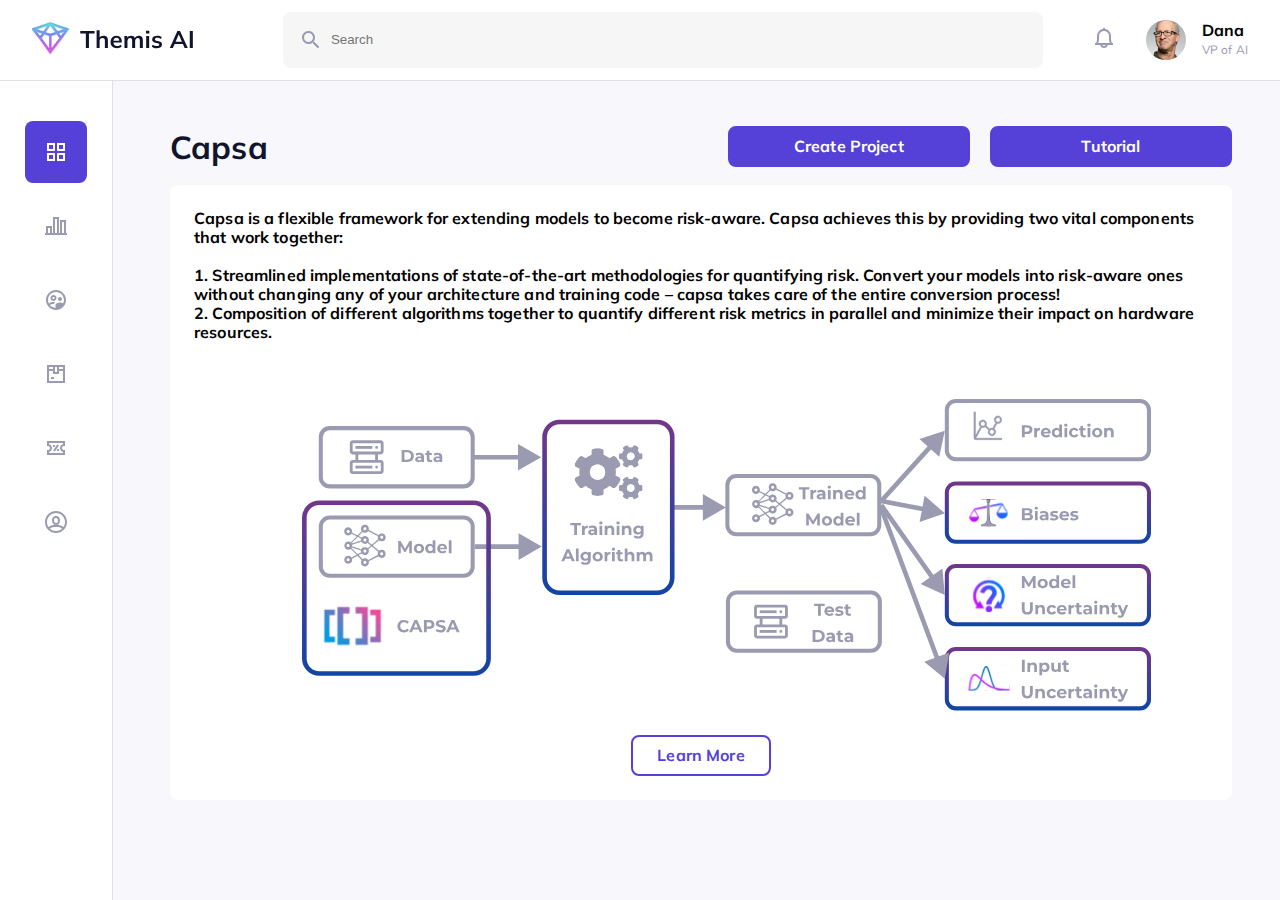
<file: index.html>
<!DOCTYPE html>
<html lang="en">
  <head>
    <meta charset="UTF-8" />
    <meta http-equiv="X-UA-Compatible" content="IE=edge" />
    <meta name="viewport" content="width=device-width, initial-scale=1.0" />
    <title>Themis AI - Dashboard</title>
    <link rel="stylesheet" href="style.css" />
  </head>
  <body>
    <div class="wrapper">
      <div class="navbar">
        <div class="logo">
          <a href="index.html"><img src="images/logo.svg" alt="" /></a>
        </div>
        <div class="search hidden-sm">
          <input type="text" placeholder="Search" />
        </div>
        <div class="user-menu">
          <a href="#" class="hidden-sm"><img src="images/bell.svg" alt="" /></a>
          <div class="user-block">
            <img src="images/user.jpeg" alt="" class="user-image" />
            <div>
              <div>Dana</div>
              <div class="position">VP of AI</div>
            </div>
          </div>
        </div>
      </div>
      <div class="content-wrapper">
        <div class="sidebar hidden-sm">
          <a href="#" class="active">
            <svg
              width="24"
              height="24"
              viewBox="0 0 24 24"
              xmlns="http://www.w3.org/2000/svg"
            >
              <path d="M3 11H11V3H3V11ZM5 5H9V9H5V5Z" />
              <path d="M3 21H11V13H3V21ZM5 15H9V19H5V15Z" />
              <path d="M13 21H21V13H13V21ZM15 15H19V19H15V15Z" />
              <path d="M13 3V11H21V3H13ZM19 9H15V5H19V9Z" />
            </svg>
          </a>
          <a href="#">
            <svg
              width="24"
              height="24"
              viewBox="0 0 24 24"
              xmlns="http://www.w3.org/2000/svg"
            >
              <path
                d="M22 19V6H16V19H15V3H9V19H8V12H2V19H1V21H23V19H22ZM4 19V14H6V19H4ZM11 19V5H13V19H11ZM18 19V8H20V19H18Z"
              />
            </svg>
          </a>
          <a href="#">
            <svg
              width="24"
              height="24"
              viewBox="0 0 24 24"
              xmlns="http://www.w3.org/2000/svg"
            >
              <path
                fill-rule="evenodd"
                clip-rule="evenodd"
                d="M9.49999 11C8.94771 11 8.49999 10.5523 8.49999 10C8.49999 9.44772 8.94771 9.00001 9.49999 9.00001C10.0523 9.00001 10.5 9.44772 10.5 10C10.5 10.5523 10.0523 11 9.49999 11ZM11.5 17.21V19.99C9.22999 19.86 7.20999 18.78 5.83999 17.13C6.51999 16.59 8.11999 16.02 9.49999 16.02C9.57999 16.02 9.64999 16.03 9.72999 16.03C9.96999 15.39 10.4 14.74 11.03 14.17C10.47 14.06 9.93999 14.01 9.49999 14.01C8.19999 14.01 6.10999 14.46 4.76999 15.44C4.27999 14.4 3.98999 13.24 3.98999 12.01C3.98999 7.60001 7.57999 4.01001 11.99 4.01001C16.4 4.01001 19.99 7.60001 19.99 12.01C19.99 13.22 19.72 14.36 19.24 15.38C18.24 14.78 16.88 14.51 16 14.51C14.48 14.51 11.5 15.33 11.5 17.21ZM16 9.00001C14.89 9.00001 13.99 9.89001 14 11C14 12.11 14.89 13 16 13C17.11 13 18 12.11 18 11C18 9.89001 17.11 9.00001 16 9.00001ZM9.49999 13C11.15 13 12.5 11.65 12.5 10C12.5 8.35001 11.15 7.00001 9.49999 7.00001C7.84999 7.00001 6.49999 8.35001 6.49999 10C6.49999 11.65 7.84999 13 9.49999 13Z"
                fill="none"
              />
              <path
                fill-rule="evenodd"
                clip-rule="evenodd"
                d="M12.5 10C12.5 8.35001 11.15 7.00001 9.49999 7.00001C7.84999 7.00001 6.49999 8.35001 6.49999 10C6.49999 11.65 7.84999 13 9.49999 13C11.15 13 12.5 11.65 12.5 10ZM9.49999 11C8.94999 11 8.49999 10.55 8.49999 10C8.49999 9.45001 8.94999 9.00001 9.49999 9.00001C10.05 9.00001 10.5 9.45001 10.5 10C10.5 10.55 10.05 11 9.49999 11ZM16 13C17.11 13 18 12.11 18 11C18 9.89001 17.11 9.00001 16 9.00001C14.89 9.00001 13.99 9.89001 14 11C14 12.11 14.89 13 16 13ZM11.99 2.01001C6.46999 2.01001 1.98999 6.49001 1.98999 12.01C1.98999 17.53 6.46999 22.01 11.99 22.01C17.51 22.01 21.99 17.53 21.99 12.01C21.99 6.49001 17.51 2.01001 11.99 2.01001ZM5.83999 17.12C6.51999 16.58 8.10999 16.01 9.49999 16.01C9.56999 16.01 9.64999 16.02 9.72999 16.02C9.96999 15.38 10.4 14.73 11.03 14.16C10.47 14.06 9.93999 14 9.49999 14C8.19999 14 6.10999 14.45 4.76999 15.43C4.26999 14.39 3.98999 13.23 3.98999 12C3.98999 7.59001 7.57999 4.00001 11.99 4.00001C16.4 4.00001 19.99 7.59001 19.99 12C19.99 13.2 19.72 14.34 19.24 15.37C18.24 14.78 16.88 14.5 16 14.5C14.48 14.5 11.5 15.31 11.5 17.2V19.98C9.22999 19.85 7.20999 18.77 5.83999 17.12Z"
              />
            </svg>
          </a>
          <a href="#">
            <svg
              width="24"
              height="24"
              viewBox="0 0 24 24"
              xmlns="http://www.w3.org/2000/svg"
            >
              <path
                d="M15 3H3V21H21V3H15ZM19 5V7H15V5H19ZM13 5V10H11V5H13ZM9 5V7H5V5H9ZM5 19V9H9V12H15V9H19V19H5Z"
              />
              <path d="M10 15H7V17H10V15Z" />
            </svg>
          </a>
          <a href="#">
            <svg
              width="24"
              height="24"
              viewBox="0 0 24 24"
              xmlns="http://www.w3.org/2000/svg"
            >
              <path
                d="M20 10H21V5H3V10H4C4.53043 10 5.03914 10.2107 5.41421 10.5858C5.78929 10.9609 6 11.4696 6 12C6 12.5304 5.78929 13.0391 5.41421 13.4142C5.03914 13.7893 4.53043 14 4 14H3V19H21V14H20C19.4696 14 18.9609 13.7893 18.5858 13.4142C18.2107 13.0391 18 12.5304 18 12C18 11.4696 18.2107 10.9609 18.5858 10.5858C18.9609 10.2107 19.4696 10 20 10ZM19 15.874V17H5V15.874C5.85953 15.653 6.62115 15.1524 7.16498 14.4511C7.7088 13.7498 8.00395 12.8875 8.00395 12C8.00395 11.1125 7.7088 10.2502 7.16498 9.5489C6.62115 8.84756 5.85953 8.347 5 8.126V7H19V8.126C18.1405 8.347 17.3788 8.84756 16.835 9.5489C16.2912 10.2502 15.9961 11.1125 15.9961 12C15.9961 12.8875 16.2912 13.7498 16.835 14.4511C17.3788 15.1524 18.1405 15.653 19 15.874Z"
              />
              <path
                d="M13.1677 8.44552L9.16772 14.4454L10.8318 15.5548L14.8318 9.55491L13.1677 8.44552Z"
              />
              <path d="M11 9H9V11H11V9Z" />
              <path d="M15 13H13V15H15V13Z" />
            </svg>
          </a>
          <a href="#">
            <svg
              width="24"
              height="24"
              viewBox="0 0 24 24"
              xmlns="http://www.w3.org/2000/svg"
            >
              <path
                fill-rule="evenodd"
                clip-rule="evenodd"
                d="M12 23C5.92487 23 1 18.0751 1 12C1 5.92487 5.92487 1 12 1C18.0751 1 23 5.92487 23 12C23 18.0751 18.0751 23 12 23ZM19.3995 17.1246C20.4086 15.6703 21 13.9042 21 12C21 7.02944 16.9706 3 12 3C7.02944 3 3 7.02944 3 12C3 13.9042 3.59138 15.6703 4.6005 17.1246C5.72595 15.6381 8.3706 15 12 15C15.6294 15 18.274 15.6381 19.3995 17.1246ZM17.9647 18.7398C17.672 17.6874 15.5694 17 12 17C8.43062 17 6.328 17.6874 6.03532 18.7398C7.6233 20.1462 9.71194 21 12 21C14.2881 21 16.3767 20.1462 17.9647 18.7398ZM12 15C9.76086 15 8 13.4274 8 10C8 7.75576 9.5791 6 12 6C14.4142 6 16 7.92158 16 10.2C16 13.4796 14.2181 15 12 15ZM10 10C10 12.2693 10.8182 13 12 13C13.1777 13 14 12.2984 14 10.2C14 8.95042 13.2157 8 12 8C10.7337 8 10 8.81582 10 10Z"
              />
            </svg>
          </a>
        </div>
        <div class="content">
          <div class="content-title">
            <h2>Capsa</h2>
            <div>
              <a href="#" class="btn btn-primary btn-wide">Create Project</a>
              <a href="tutorial.html" class="btn btn-primary btn-wide">
                Tutorial
              </a>
            </div>
          </div>
          <div class="white-bg">
            <p>
              Capsa is a flexible framework for extending models to become
              risk-aware. Capsa achieves this by providing two vital components
              that work together:
            </p>
            <p>
              1. Streamlined implementations of state-of-the-art methodologies
              for quantifying risk. Convert your models into risk-aware ones
              without changing any of your architecture and training code –
              capsa takes care of the entire conversion process! <br />
              2. Composition of different algorithms together to quantify
              different risk metrics in parallel and minimize their impact on
              hardware resources.
            </p>
            <div class="text-center">
              <br />
              <br />
              <img
                src="images/capsa.svg"
                alt=""
                class="img-responsive"
                width="900px"
              />
              <br />
              <br />
              <a href="tutorial.html" class="btn btn-secondary">Learn More</a>
            </div>
          </div>
        </div>
      </div>
    </div>
  </body>
</html>
</file>
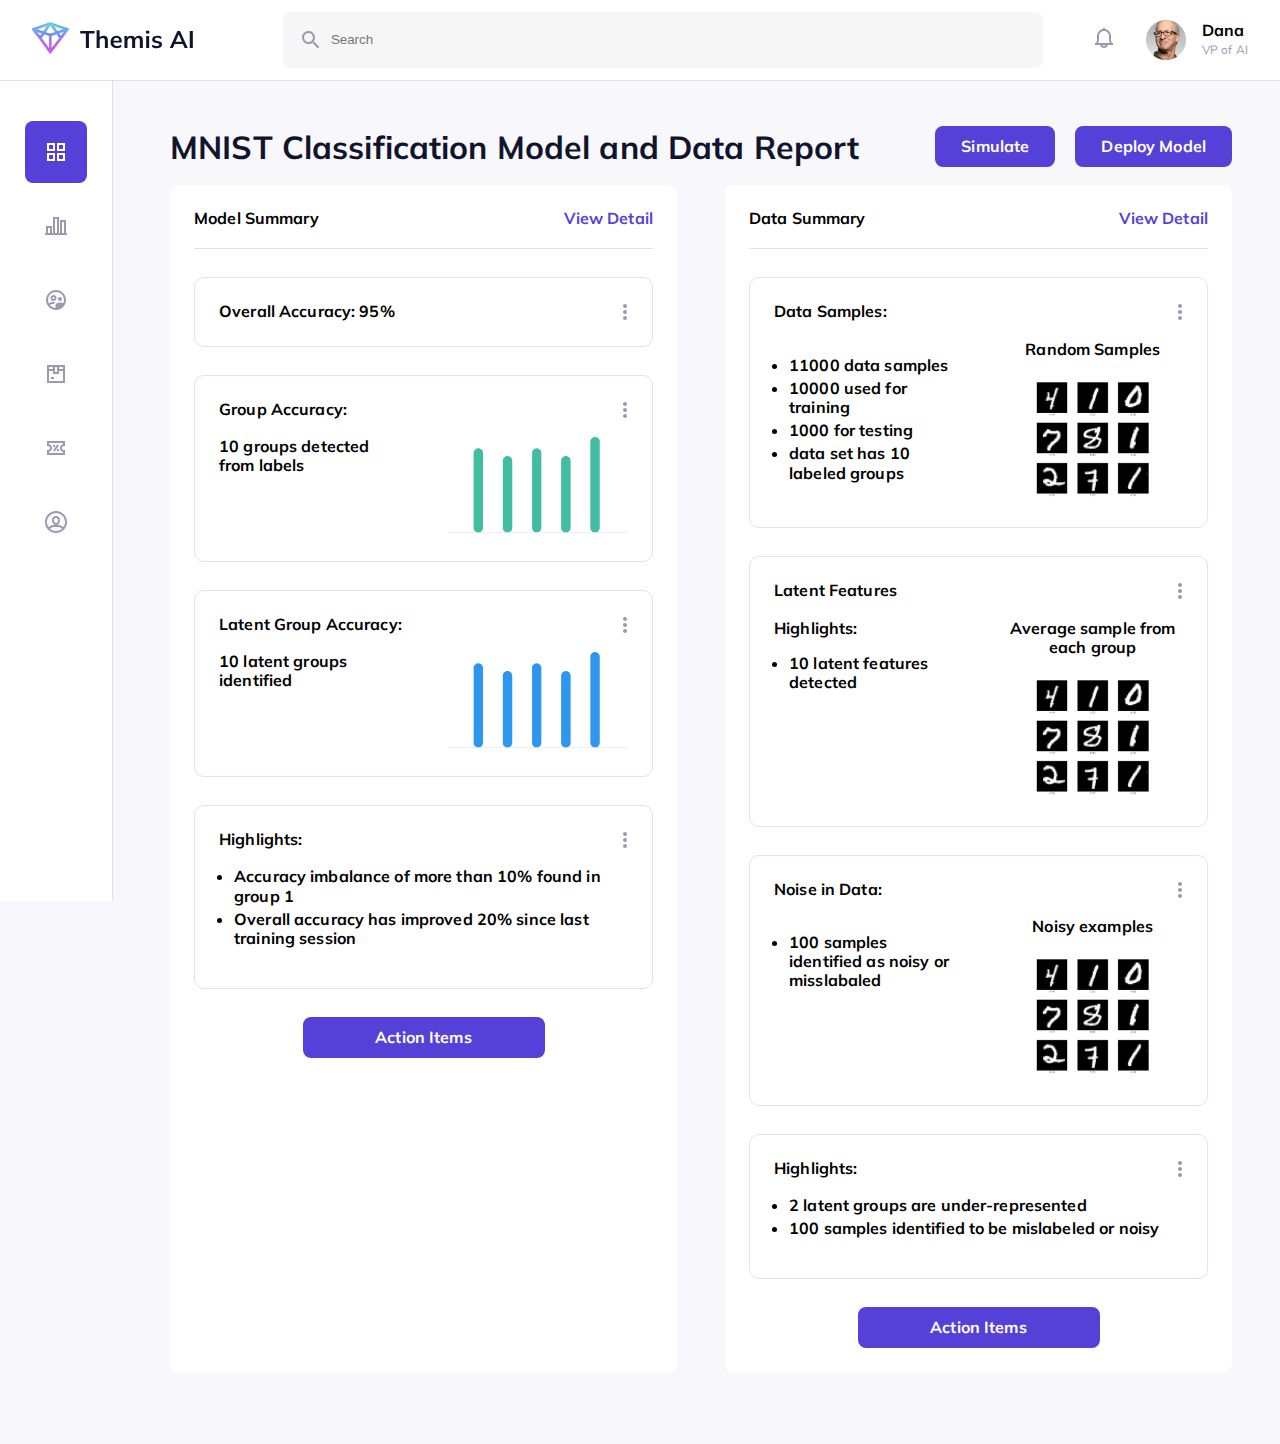
<file: classification1.html>
<!DOCTYPE html>
<html lang="en">
  <head>
    <meta charset="UTF-8" />
    <meta http-equiv="X-UA-Compatible" content="IE=edge" />
    <meta name="viewport" content="width=device-width, initial-scale=1.0" />
    <title>Themis AI - Classification</title>
    <link rel="stylesheet" href="style.css" />
  </head>
  <body>
    <div class="wrapper">
      <div class="navbar">
        <div class="logo">
          <a href="index.html"><img src="images/logo.svg" alt="" /></a>
        </div>
        <div class="search hidden-sm">
          <input type="text" placeholder="Search" />
        </div>
        <div class="user-menu">
          <a href="#" class="hidden-sm"><img src="images/bell.svg" alt="" /></a>
          <div class="user-block">
            <img src="images/user.jpeg" alt="" class="user-image" />
            <div>
              <div>Dana</div>
              <div class="position">VP of AI</div>
            </div>
          </div>
        </div>
      </div>
      <div class="content-wrapper">
        <div class="sidebar hidden-sm">
          <a href="#" class="active">
            <svg
              width="24"
              height="24"
              viewBox="0 0 24 24"
              xmlns="http://www.w3.org/2000/svg"
            >
              <path d="M3 11H11V3H3V11ZM5 5H9V9H5V5Z" />
              <path d="M3 21H11V13H3V21ZM5 15H9V19H5V15Z" />
              <path d="M13 21H21V13H13V21ZM15 15H19V19H15V15Z" />
              <path d="M13 3V11H21V3H13ZM19 9H15V5H19V9Z" />
            </svg>
          </a>
          <a href="#">
            <svg
              width="24"
              height="24"
              viewBox="0 0 24 24"
              xmlns="http://www.w3.org/2000/svg"
            >
              <path
                d="M22 19V6H16V19H15V3H9V19H8V12H2V19H1V21H23V19H22ZM4 19V14H6V19H4ZM11 19V5H13V19H11ZM18 19V8H20V19H18Z"
              />
            </svg>
          </a>
          <a href="#">
            <svg
              width="24"
              height="24"
              viewBox="0 0 24 24"
              xmlns="http://www.w3.org/2000/svg"
            >
              <path
                fill-rule="evenodd"
                clip-rule="evenodd"
                d="M9.49999 11C8.94771 11 8.49999 10.5523 8.49999 10C8.49999 9.44772 8.94771 9.00001 9.49999 9.00001C10.0523 9.00001 10.5 9.44772 10.5 10C10.5 10.5523 10.0523 11 9.49999 11ZM11.5 17.21V19.99C9.22999 19.86 7.20999 18.78 5.83999 17.13C6.51999 16.59 8.11999 16.02 9.49999 16.02C9.57999 16.02 9.64999 16.03 9.72999 16.03C9.96999 15.39 10.4 14.74 11.03 14.17C10.47 14.06 9.93999 14.01 9.49999 14.01C8.19999 14.01 6.10999 14.46 4.76999 15.44C4.27999 14.4 3.98999 13.24 3.98999 12.01C3.98999 7.60001 7.57999 4.01001 11.99 4.01001C16.4 4.01001 19.99 7.60001 19.99 12.01C19.99 13.22 19.72 14.36 19.24 15.38C18.24 14.78 16.88 14.51 16 14.51C14.48 14.51 11.5 15.33 11.5 17.21ZM16 9.00001C14.89 9.00001 13.99 9.89001 14 11C14 12.11 14.89 13 16 13C17.11 13 18 12.11 18 11C18 9.89001 17.11 9.00001 16 9.00001ZM9.49999 13C11.15 13 12.5 11.65 12.5 10C12.5 8.35001 11.15 7.00001 9.49999 7.00001C7.84999 7.00001 6.49999 8.35001 6.49999 10C6.49999 11.65 7.84999 13 9.49999 13Z"
                fill="none"
              />
              <path
                fill-rule="evenodd"
                clip-rule="evenodd"
                d="M12.5 10C12.5 8.35001 11.15 7.00001 9.49999 7.00001C7.84999 7.00001 6.49999 8.35001 6.49999 10C6.49999 11.65 7.84999 13 9.49999 13C11.15 13 12.5 11.65 12.5 10ZM9.49999 11C8.94999 11 8.49999 10.55 8.49999 10C8.49999 9.45001 8.94999 9.00001 9.49999 9.00001C10.05 9.00001 10.5 9.45001 10.5 10C10.5 10.55 10.05 11 9.49999 11ZM16 13C17.11 13 18 12.11 18 11C18 9.89001 17.11 9.00001 16 9.00001C14.89 9.00001 13.99 9.89001 14 11C14 12.11 14.89 13 16 13ZM11.99 2.01001C6.46999 2.01001 1.98999 6.49001 1.98999 12.01C1.98999 17.53 6.46999 22.01 11.99 22.01C17.51 22.01 21.99 17.53 21.99 12.01C21.99 6.49001 17.51 2.01001 11.99 2.01001ZM5.83999 17.12C6.51999 16.58 8.10999 16.01 9.49999 16.01C9.56999 16.01 9.64999 16.02 9.72999 16.02C9.96999 15.38 10.4 14.73 11.03 14.16C10.47 14.06 9.93999 14 9.49999 14C8.19999 14 6.10999 14.45 4.76999 15.43C4.26999 14.39 3.98999 13.23 3.98999 12C3.98999 7.59001 7.57999 4.00001 11.99 4.00001C16.4 4.00001 19.99 7.59001 19.99 12C19.99 13.2 19.72 14.34 19.24 15.37C18.24 14.78 16.88 14.5 16 14.5C14.48 14.5 11.5 15.31 11.5 17.2V19.98C9.22999 19.85 7.20999 18.77 5.83999 17.12Z"
              />
            </svg>
          </a>
          <a href="#">
            <svg
              width="24"
              height="24"
              viewBox="0 0 24 24"
              xmlns="http://www.w3.org/2000/svg"
            >
              <path
                d="M15 3H3V21H21V3H15ZM19 5V7H15V5H19ZM13 5V10H11V5H13ZM9 5V7H5V5H9ZM5 19V9H9V12H15V9H19V19H5Z"
              />
              <path d="M10 15H7V17H10V15Z" />
            </svg>
          </a>
          <a href="#">
            <svg
              width="24"
              height="24"
              viewBox="0 0 24 24"
              xmlns="http://www.w3.org/2000/svg"
            >
              <path
                d="M20 10H21V5H3V10H4C4.53043 10 5.03914 10.2107 5.41421 10.5858C5.78929 10.9609 6 11.4696 6 12C6 12.5304 5.78929 13.0391 5.41421 13.4142C5.03914 13.7893 4.53043 14 4 14H3V19H21V14H20C19.4696 14 18.9609 13.7893 18.5858 13.4142C18.2107 13.0391 18 12.5304 18 12C18 11.4696 18.2107 10.9609 18.5858 10.5858C18.9609 10.2107 19.4696 10 20 10ZM19 15.874V17H5V15.874C5.85953 15.653 6.62115 15.1524 7.16498 14.4511C7.7088 13.7498 8.00395 12.8875 8.00395 12C8.00395 11.1125 7.7088 10.2502 7.16498 9.5489C6.62115 8.84756 5.85953 8.347 5 8.126V7H19V8.126C18.1405 8.347 17.3788 8.84756 16.835 9.5489C16.2912 10.2502 15.9961 11.1125 15.9961 12C15.9961 12.8875 16.2912 13.7498 16.835 14.4511C17.3788 15.1524 18.1405 15.653 19 15.874Z"
              />
              <path
                d="M13.1677 8.44552L9.16772 14.4454L10.8318 15.5548L14.8318 9.55491L13.1677 8.44552Z"
              />
              <path d="M11 9H9V11H11V9Z" />
              <path d="M15 13H13V15H15V13Z" />
            </svg>
          </a>
          <a href="#">
            <svg
              width="24"
              height="24"
              viewBox="0 0 24 24"
              xmlns="http://www.w3.org/2000/svg"
            >
              <path
                fill-rule="evenodd"
                clip-rule="evenodd"
                d="M12 23C5.92487 23 1 18.0751 1 12C1 5.92487 5.92487 1 12 1C18.0751 1 23 5.92487 23 12C23 18.0751 18.0751 23 12 23ZM19.3995 17.1246C20.4086 15.6703 21 13.9042 21 12C21 7.02944 16.9706 3 12 3C7.02944 3 3 7.02944 3 12C3 13.9042 3.59138 15.6703 4.6005 17.1246C5.72595 15.6381 8.3706 15 12 15C15.6294 15 18.274 15.6381 19.3995 17.1246ZM17.9647 18.7398C17.672 17.6874 15.5694 17 12 17C8.43062 17 6.328 17.6874 6.03532 18.7398C7.6233 20.1462 9.71194 21 12 21C14.2881 21 16.3767 20.1462 17.9647 18.7398ZM12 15C9.76086 15 8 13.4274 8 10C8 7.75576 9.5791 6 12 6C14.4142 6 16 7.92158 16 10.2C16 13.4796 14.2181 15 12 15ZM10 10C10 12.2693 10.8182 13 12 13C13.1777 13 14 12.2984 14 10.2C14 8.95042 13.2157 8 12 8C10.7337 8 10 8.81582 10 10Z"
              />
            </svg>
          </a>
        </div>
        <div class="content">
          <div class="content-title">
            <h2>MNIST Classification Model and Data Report</h2>
            <div>
              <a href="classification2.html" class="btn btn-primary">
                Simulate
              </a>
              <a href="classification2.html" class="btn btn-primary">
                Deploy Model
              </a>
            </div>
          </div>
          <div class="two-columns">
            <div class="white-bg">
              <div class="subheader">
                <div>Model Summary</div>
                <div>
                  <a href="#">View Detail</a>
                </div>
              </div>
              <div class="border-block">
                <a href="#" class="more-icon">
                  <img src="images/more.svg" alt="" />
                </a>
                Overall Accuracy: 95%
              </div>
              <div class="border-block">
                <a href="#" class="more-icon">
                  <img src="images/more.svg" alt="" />
                </a>
                <p>Group Accuracy:</p>
                <div class="two-columns">
                  <div>10 groups detected from labels</div>
                  <div>
                    <img
                      src="images/accuracy1.png"
                      class="img-responsive"
                      alt=""
                    />
                  </div>
                </div>
              </div>
              <div class="border-block">
                <a href="#" class="more-icon">
                  <img src="images/more.svg" alt="" />
                </a>
                <p>Latent Group Accuracy:</p>
                <div class="two-columns">
                  <div>10 latent groups identified</div>
                  <div>
                    <img
                      src="images/accuracy2.png"
                      class="img-responsive"
                      alt=""
                    />
                  </div>
                </div>
              </div>
              <div class="border-block">
                <a href="#" class="more-icon">
                  <img src="images/more.svg" alt="" />
                </a>
                <p>Highlights:</p>
                <ul>
                  <li>Accuracy imbalance of more than 10% found in group 1</li>
                  <li>
                    Overall accuracy has improved 20% since last training
                    session
                  </li>
                </ul>
              </div>
              <div class="text-center">
                <a href="#" class="btn btn-primary btn-wide">Action Items</a>
              </div>
            </div>
            <div class="white-bg">
              <div class="subheader">
                <div>Data Summary</div>
                <div>
                  <a href="#">View Detail</a>
                </div>
              </div>
              <div class="border-block">
                <a href="#" class="more-icon">
                  <img src="images/more.svg" alt="" />
                </a>
                <p>Data Samples:</p>
                <div class="two-columns">
                  <div>
                    <ul>
                      <li>11000 data samples</li>
                      <li>10000 used for training</li>
                      <li>1000 for testing</li>
                      <li>data set has 10 labeled groups</li>
                    </ul>
                  </div>
                  <div class="text-center">
                    <div>Random Samples</div>
                    <br />
                    <img
                      width="120px"
                      src="images/tutorial1.png"
                      class="img-responsive"
                      alt=""
                    />
                  </div>
                </div>
              </div>
              <div class="border-block">
                <a href="#" class="more-icon">
                  <img src="images/more.svg" alt="" />
                </a>
                <p>Latent Features</p>
                <div class="two-columns">
                  <div>
                    Highlights: <br />
                    <ul>
                      <li>10 latent features detected</li>
                    </ul>
                  </div>
                  <div class="text-center">
                    <div>Average sample from each group</div>
                    <br />
                    <img
                      width="120px"
                      src="images/tutorial1.png"
                      class="img-responsive"
                      alt=""
                    />
                  </div>
                </div>
              </div>
              <div class="border-block">
                <a href="#" class="more-icon">
                  <img src="images/more.svg" alt="" />
                </a>
                <p>Noise in Data:</p>
                <div class="two-columns">
                  <div>
                    <ul>
                      <li>100 samples identified as noisy or misslabaled</li>
                    </ul>
                  </div>
                  <div class="text-center">
                    <div>Noisy examples</div>
                    <br />
                    <img
                      width="120px"
                      src="images/tutorial1.png"
                      class="img-responsive"
                      alt=""
                    />
                  </div>
                </div>
              </div>
              <div class="border-block">
                <a href="#" class="more-icon">
                  <img src="images/more.svg" alt="" />
                </a>
                <p>Highlights:</p>
                <ul>
                  <li>2 latent groups are under-represented</li>
                  <li>100 samples identified to be mislabeled or noisy</li>
                </ul>
              </div>
              <div class="text-center">
                <a href="#" class="btn btn-primary btn-wide">Action Items</a>
              </div>
            </div>
          </div>
        </div>
      </div>
    </div>
  </body>
</html>
</file>
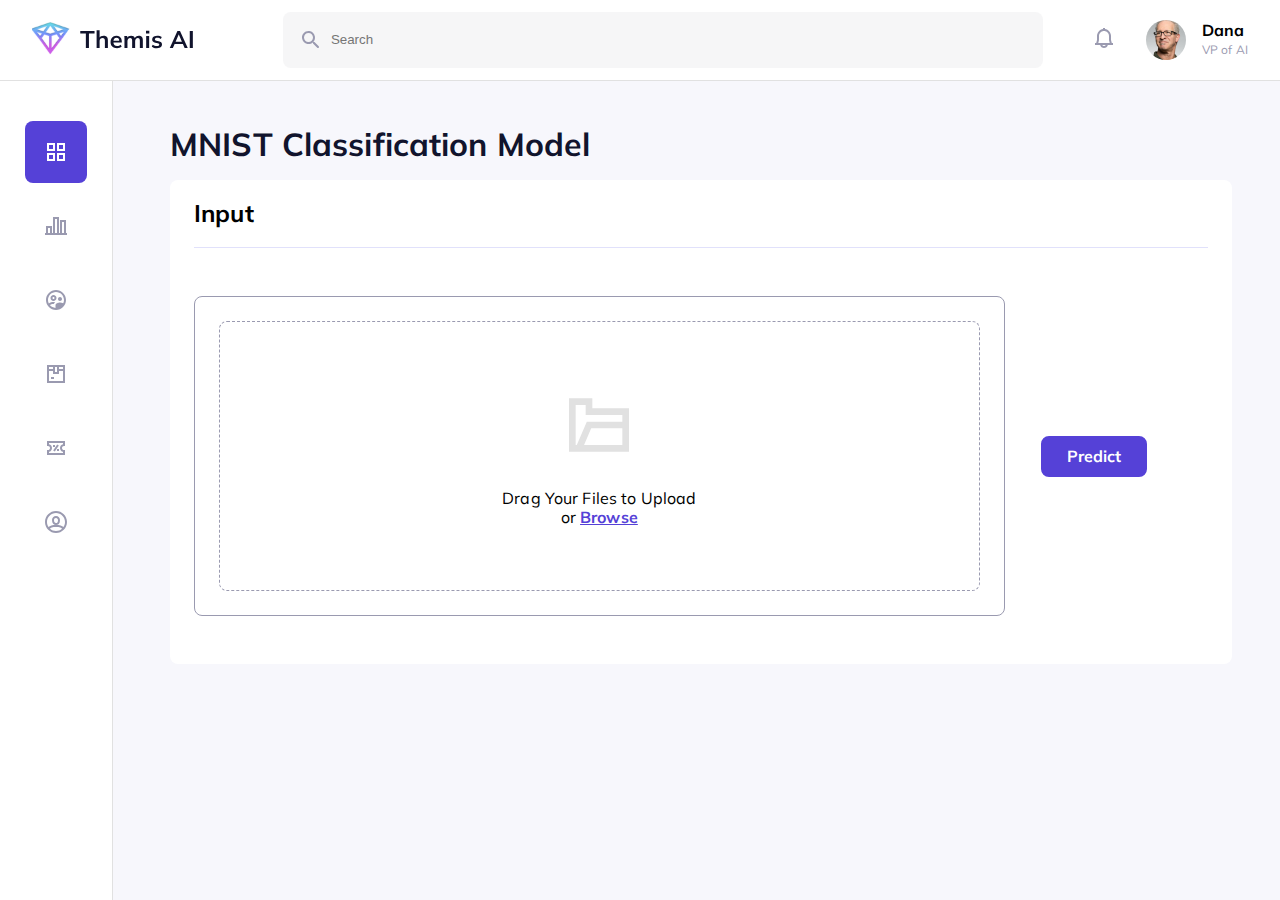
<file: classification2.html>
<!DOCTYPE html>
<html lang="en">
  <head>
    <meta charset="UTF-8" />
    <meta http-equiv="X-UA-Compatible" content="IE=edge" />
    <meta name="viewport" content="width=device-width, initial-scale=1.0" />
    <title>Themis AI - Classification</title>
    <link rel="stylesheet" href="style.css" />
  </head>
  <body>
    <div class="wrapper">
      <div class="navbar">
        <div class="logo">
          <a href="index.html"><img src="images/logo.svg" alt="" /></a>
        </div>
        <div class="search hidden-sm">
          <input type="text" placeholder="Search" />
        </div>
        <div class="user-menu">
          <a href="#" class="hidden-sm"><img src="images/bell.svg" alt="" /></a>
          <div class="user-block">
            <img src="images/user.jpeg" alt="" class="user-image" />
            <div>
              <div>Dana</div>
              <div class="position">VP of AI</div>
            </div>
          </div>
        </div>
      </div>
      <div class="content-wrapper">
        <div class="sidebar hidden-sm">
          <a href="#" class="active">
            <svg
              width="24"
              height="24"
              viewBox="0 0 24 24"
              xmlns="http://www.w3.org/2000/svg"
            >
              <path d="M3 11H11V3H3V11ZM5 5H9V9H5V5Z" />
              <path d="M3 21H11V13H3V21ZM5 15H9V19H5V15Z" />
              <path d="M13 21H21V13H13V21ZM15 15H19V19H15V15Z" />
              <path d="M13 3V11H21V3H13ZM19 9H15V5H19V9Z" />
            </svg>
          </a>
          <a href="#">
            <svg
              width="24"
              height="24"
              viewBox="0 0 24 24"
              xmlns="http://www.w3.org/2000/svg"
            >
              <path
                d="M22 19V6H16V19H15V3H9V19H8V12H2V19H1V21H23V19H22ZM4 19V14H6V19H4ZM11 19V5H13V19H11ZM18 19V8H20V19H18Z"
              />
            </svg>
          </a>
          <a href="#">
            <svg
              width="24"
              height="24"
              viewBox="0 0 24 24"
              xmlns="http://www.w3.org/2000/svg"
            >
              <path
                fill-rule="evenodd"
                clip-rule="evenodd"
                d="M9.49999 11C8.94771 11 8.49999 10.5523 8.49999 10C8.49999 9.44772 8.94771 9.00001 9.49999 9.00001C10.0523 9.00001 10.5 9.44772 10.5 10C10.5 10.5523 10.0523 11 9.49999 11ZM11.5 17.21V19.99C9.22999 19.86 7.20999 18.78 5.83999 17.13C6.51999 16.59 8.11999 16.02 9.49999 16.02C9.57999 16.02 9.64999 16.03 9.72999 16.03C9.96999 15.39 10.4 14.74 11.03 14.17C10.47 14.06 9.93999 14.01 9.49999 14.01C8.19999 14.01 6.10999 14.46 4.76999 15.44C4.27999 14.4 3.98999 13.24 3.98999 12.01C3.98999 7.60001 7.57999 4.01001 11.99 4.01001C16.4 4.01001 19.99 7.60001 19.99 12.01C19.99 13.22 19.72 14.36 19.24 15.38C18.24 14.78 16.88 14.51 16 14.51C14.48 14.51 11.5 15.33 11.5 17.21ZM16 9.00001C14.89 9.00001 13.99 9.89001 14 11C14 12.11 14.89 13 16 13C17.11 13 18 12.11 18 11C18 9.89001 17.11 9.00001 16 9.00001ZM9.49999 13C11.15 13 12.5 11.65 12.5 10C12.5 8.35001 11.15 7.00001 9.49999 7.00001C7.84999 7.00001 6.49999 8.35001 6.49999 10C6.49999 11.65 7.84999 13 9.49999 13Z"
                fill="none"
              />
              <path
                fill-rule="evenodd"
                clip-rule="evenodd"
                d="M12.5 10C12.5 8.35001 11.15 7.00001 9.49999 7.00001C7.84999 7.00001 6.49999 8.35001 6.49999 10C6.49999 11.65 7.84999 13 9.49999 13C11.15 13 12.5 11.65 12.5 10ZM9.49999 11C8.94999 11 8.49999 10.55 8.49999 10C8.49999 9.45001 8.94999 9.00001 9.49999 9.00001C10.05 9.00001 10.5 9.45001 10.5 10C10.5 10.55 10.05 11 9.49999 11ZM16 13C17.11 13 18 12.11 18 11C18 9.89001 17.11 9.00001 16 9.00001C14.89 9.00001 13.99 9.89001 14 11C14 12.11 14.89 13 16 13ZM11.99 2.01001C6.46999 2.01001 1.98999 6.49001 1.98999 12.01C1.98999 17.53 6.46999 22.01 11.99 22.01C17.51 22.01 21.99 17.53 21.99 12.01C21.99 6.49001 17.51 2.01001 11.99 2.01001ZM5.83999 17.12C6.51999 16.58 8.10999 16.01 9.49999 16.01C9.56999 16.01 9.64999 16.02 9.72999 16.02C9.96999 15.38 10.4 14.73 11.03 14.16C10.47 14.06 9.93999 14 9.49999 14C8.19999 14 6.10999 14.45 4.76999 15.43C4.26999 14.39 3.98999 13.23 3.98999 12C3.98999 7.59001 7.57999 4.00001 11.99 4.00001C16.4 4.00001 19.99 7.59001 19.99 12C19.99 13.2 19.72 14.34 19.24 15.37C18.24 14.78 16.88 14.5 16 14.5C14.48 14.5 11.5 15.31 11.5 17.2V19.98C9.22999 19.85 7.20999 18.77 5.83999 17.12Z"
              />
            </svg>
          </a>
          <a href="#">
            <svg
              width="24"
              height="24"
              viewBox="0 0 24 24"
              xmlns="http://www.w3.org/2000/svg"
            >
              <path
                d="M15 3H3V21H21V3H15ZM19 5V7H15V5H19ZM13 5V10H11V5H13ZM9 5V7H5V5H9ZM5 19V9H9V12H15V9H19V19H5Z"
              />
              <path d="M10 15H7V17H10V15Z" />
            </svg>
          </a>
          <a href="#">
            <svg
              width="24"
              height="24"
              viewBox="0 0 24 24"
              xmlns="http://www.w3.org/2000/svg"
            >
              <path
                d="M20 10H21V5H3V10H4C4.53043 10 5.03914 10.2107 5.41421 10.5858C5.78929 10.9609 6 11.4696 6 12C6 12.5304 5.78929 13.0391 5.41421 13.4142C5.03914 13.7893 4.53043 14 4 14H3V19H21V14H20C19.4696 14 18.9609 13.7893 18.5858 13.4142C18.2107 13.0391 18 12.5304 18 12C18 11.4696 18.2107 10.9609 18.5858 10.5858C18.9609 10.2107 19.4696 10 20 10ZM19 15.874V17H5V15.874C5.85953 15.653 6.62115 15.1524 7.16498 14.4511C7.7088 13.7498 8.00395 12.8875 8.00395 12C8.00395 11.1125 7.7088 10.2502 7.16498 9.5489C6.62115 8.84756 5.85953 8.347 5 8.126V7H19V8.126C18.1405 8.347 17.3788 8.84756 16.835 9.5489C16.2912 10.2502 15.9961 11.1125 15.9961 12C15.9961 12.8875 16.2912 13.7498 16.835 14.4511C17.3788 15.1524 18.1405 15.653 19 15.874Z"
              />
              <path
                d="M13.1677 8.44552L9.16772 14.4454L10.8318 15.5548L14.8318 9.55491L13.1677 8.44552Z"
              />
              <path d="M11 9H9V11H11V9Z" />
              <path d="M15 13H13V15H15V13Z" />
            </svg>
          </a>
          <a href="#">
            <svg
              width="24"
              height="24"
              viewBox="0 0 24 24"
              xmlns="http://www.w3.org/2000/svg"
            >
              <path
                fill-rule="evenodd"
                clip-rule="evenodd"
                d="M12 23C5.92487 23 1 18.0751 1 12C1 5.92487 5.92487 1 12 1C18.0751 1 23 5.92487 23 12C23 18.0751 18.0751 23 12 23ZM19.3995 17.1246C20.4086 15.6703 21 13.9042 21 12C21 7.02944 16.9706 3 12 3C7.02944 3 3 7.02944 3 12C3 13.9042 3.59138 15.6703 4.6005 17.1246C5.72595 15.6381 8.3706 15 12 15C15.6294 15 18.274 15.6381 19.3995 17.1246ZM17.9647 18.7398C17.672 17.6874 15.5694 17 12 17C8.43062 17 6.328 17.6874 6.03532 18.7398C7.6233 20.1462 9.71194 21 12 21C14.2881 21 16.3767 20.1462 17.9647 18.7398ZM12 15C9.76086 15 8 13.4274 8 10C8 7.75576 9.5791 6 12 6C14.4142 6 16 7.92158 16 10.2C16 13.4796 14.2181 15 12 15ZM10 10C10 12.2693 10.8182 13 12 13C13.1777 13 14 12.2984 14 10.2C14 8.95042 13.2157 8 12 8C10.7337 8 10 8.81582 10 10Z"
              />
            </svg>
          </a>
        </div>
        <div class="content">
          <div class="content-title">
            <h2>MNIST Classification Model</h2>
          </div>
          <div class="white-bg">
            <h3>Input</h3>
            <div class="predict-wrapper">
              <div class="file-upload-wrapper">
                <div class="file-upload">
                  <img src="images/folder.svg" alt="" />
                  <div>
                    Drag Your Files to Upload <br />
                    or <a href="#">Browse</a>
                  </div>
                </div>
              </div>
              <a href="classification3.html" class="btn btn-primary">Predict</a>
            </div>
          </div>
        </div>
      </div>
    </div>
  </body>
</html>
</file>
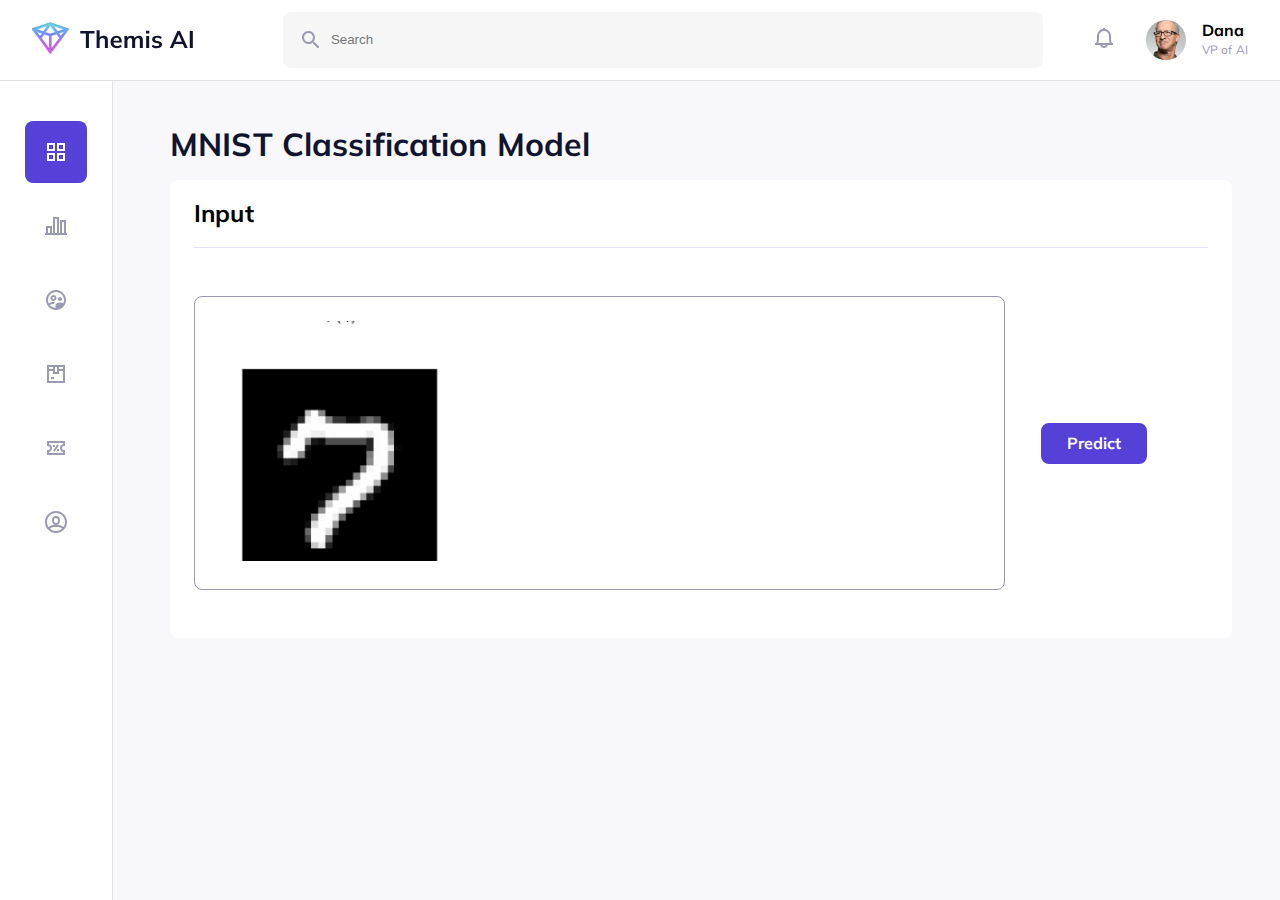
<file: classification3.html>
<!DOCTYPE html>
<html lang="en">
  <head>
    <meta charset="UTF-8" />
    <meta http-equiv="X-UA-Compatible" content="IE=edge" />
    <meta name="viewport" content="width=device-width, initial-scale=1.0" />
    <title>Themis AI - Classification</title>
    <link rel="stylesheet" href="style.css" />
  </head>
  <body>
    <div class="wrapper">
      <div class="navbar">
        <div class="logo">
          <a href="index.html"><img src="images/logo.svg" alt="" /></a>
        </div>
        <div class="search hidden-sm">
          <input type="text" placeholder="Search" />
        </div>
        <div class="user-menu">
          <a href="#" class="hidden-sm"><img src="images/bell.svg" alt="" /></a>
          <div class="user-block">
            <img src="images/user.jpeg" alt="" class="user-image" />
            <div>
              <div>Dana</div>
              <div class="position">VP of AI</div>
            </div>
          </div>
        </div>
      </div>
      <div class="content-wrapper">
        <div class="sidebar hidden-sm">
          <a href="#" class="active">
            <svg
              width="24"
              height="24"
              viewBox="0 0 24 24"
              xmlns="http://www.w3.org/2000/svg"
            >
              <path d="M3 11H11V3H3V11ZM5 5H9V9H5V5Z" />
              <path d="M3 21H11V13H3V21ZM5 15H9V19H5V15Z" />
              <path d="M13 21H21V13H13V21ZM15 15H19V19H15V15Z" />
              <path d="M13 3V11H21V3H13ZM19 9H15V5H19V9Z" />
            </svg>
          </a>
          <a href="#">
            <svg
              width="24"
              height="24"
              viewBox="0 0 24 24"
              xmlns="http://www.w3.org/2000/svg"
            >
              <path
                d="M22 19V6H16V19H15V3H9V19H8V12H2V19H1V21H23V19H22ZM4 19V14H6V19H4ZM11 19V5H13V19H11ZM18 19V8H20V19H18Z"
              />
            </svg>
          </a>
          <a href="#">
            <svg
              width="24"
              height="24"
              viewBox="0 0 24 24"
              xmlns="http://www.w3.org/2000/svg"
            >
              <path
                fill-rule="evenodd"
                clip-rule="evenodd"
                d="M9.49999 11C8.94771 11 8.49999 10.5523 8.49999 10C8.49999 9.44772 8.94771 9.00001 9.49999 9.00001C10.0523 9.00001 10.5 9.44772 10.5 10C10.5 10.5523 10.0523 11 9.49999 11ZM11.5 17.21V19.99C9.22999 19.86 7.20999 18.78 5.83999 17.13C6.51999 16.59 8.11999 16.02 9.49999 16.02C9.57999 16.02 9.64999 16.03 9.72999 16.03C9.96999 15.39 10.4 14.74 11.03 14.17C10.47 14.06 9.93999 14.01 9.49999 14.01C8.19999 14.01 6.10999 14.46 4.76999 15.44C4.27999 14.4 3.98999 13.24 3.98999 12.01C3.98999 7.60001 7.57999 4.01001 11.99 4.01001C16.4 4.01001 19.99 7.60001 19.99 12.01C19.99 13.22 19.72 14.36 19.24 15.38C18.24 14.78 16.88 14.51 16 14.51C14.48 14.51 11.5 15.33 11.5 17.21ZM16 9.00001C14.89 9.00001 13.99 9.89001 14 11C14 12.11 14.89 13 16 13C17.11 13 18 12.11 18 11C18 9.89001 17.11 9.00001 16 9.00001ZM9.49999 13C11.15 13 12.5 11.65 12.5 10C12.5 8.35001 11.15 7.00001 9.49999 7.00001C7.84999 7.00001 6.49999 8.35001 6.49999 10C6.49999 11.65 7.84999 13 9.49999 13Z"
                fill="none"
              />
              <path
                fill-rule="evenodd"
                clip-rule="evenodd"
                d="M12.5 10C12.5 8.35001 11.15 7.00001 9.49999 7.00001C7.84999 7.00001 6.49999 8.35001 6.49999 10C6.49999 11.65 7.84999 13 9.49999 13C11.15 13 12.5 11.65 12.5 10ZM9.49999 11C8.94999 11 8.49999 10.55 8.49999 10C8.49999 9.45001 8.94999 9.00001 9.49999 9.00001C10.05 9.00001 10.5 9.45001 10.5 10C10.5 10.55 10.05 11 9.49999 11ZM16 13C17.11 13 18 12.11 18 11C18 9.89001 17.11 9.00001 16 9.00001C14.89 9.00001 13.99 9.89001 14 11C14 12.11 14.89 13 16 13ZM11.99 2.01001C6.46999 2.01001 1.98999 6.49001 1.98999 12.01C1.98999 17.53 6.46999 22.01 11.99 22.01C17.51 22.01 21.99 17.53 21.99 12.01C21.99 6.49001 17.51 2.01001 11.99 2.01001ZM5.83999 17.12C6.51999 16.58 8.10999 16.01 9.49999 16.01C9.56999 16.01 9.64999 16.02 9.72999 16.02C9.96999 15.38 10.4 14.73 11.03 14.16C10.47 14.06 9.93999 14 9.49999 14C8.19999 14 6.10999 14.45 4.76999 15.43C4.26999 14.39 3.98999 13.23 3.98999 12C3.98999 7.59001 7.57999 4.00001 11.99 4.00001C16.4 4.00001 19.99 7.59001 19.99 12C19.99 13.2 19.72 14.34 19.24 15.37C18.24 14.78 16.88 14.5 16 14.5C14.48 14.5 11.5 15.31 11.5 17.2V19.98C9.22999 19.85 7.20999 18.77 5.83999 17.12Z"
              />
            </svg>
          </a>
          <a href="#">
            <svg
              width="24"
              height="24"
              viewBox="0 0 24 24"
              xmlns="http://www.w3.org/2000/svg"
            >
              <path
                d="M15 3H3V21H21V3H15ZM19 5V7H15V5H19ZM13 5V10H11V5H13ZM9 5V7H5V5H9ZM5 19V9H9V12H15V9H19V19H5Z"
              />
              <path d="M10 15H7V17H10V15Z" />
            </svg>
          </a>
          <a href="#">
            <svg
              width="24"
              height="24"
              viewBox="0 0 24 24"
              xmlns="http://www.w3.org/2000/svg"
            >
              <path
                d="M20 10H21V5H3V10H4C4.53043 10 5.03914 10.2107 5.41421 10.5858C5.78929 10.9609 6 11.4696 6 12C6 12.5304 5.78929 13.0391 5.41421 13.4142C5.03914 13.7893 4.53043 14 4 14H3V19H21V14H20C19.4696 14 18.9609 13.7893 18.5858 13.4142C18.2107 13.0391 18 12.5304 18 12C18 11.4696 18.2107 10.9609 18.5858 10.5858C18.9609 10.2107 19.4696 10 20 10ZM19 15.874V17H5V15.874C5.85953 15.653 6.62115 15.1524 7.16498 14.4511C7.7088 13.7498 8.00395 12.8875 8.00395 12C8.00395 11.1125 7.7088 10.2502 7.16498 9.5489C6.62115 8.84756 5.85953 8.347 5 8.126V7H19V8.126C18.1405 8.347 17.3788 8.84756 16.835 9.5489C16.2912 10.2502 15.9961 11.1125 15.9961 12C15.9961 12.8875 16.2912 13.7498 16.835 14.4511C17.3788 15.1524 18.1405 15.653 19 15.874Z"
              />
              <path
                d="M13.1677 8.44552L9.16772 14.4454L10.8318 15.5548L14.8318 9.55491L13.1677 8.44552Z"
              />
              <path d="M11 9H9V11H11V9Z" />
              <path d="M15 13H13V15H15V13Z" />
            </svg>
          </a>
          <a href="#">
            <svg
              width="24"
              height="24"
              viewBox="0 0 24 24"
              xmlns="http://www.w3.org/2000/svg"
            >
              <path
                fill-rule="evenodd"
                clip-rule="evenodd"
                d="M12 23C5.92487 23 1 18.0751 1 12C1 5.92487 5.92487 1 12 1C18.0751 1 23 5.92487 23 12C23 18.0751 18.0751 23 12 23ZM19.3995 17.1246C20.4086 15.6703 21 13.9042 21 12C21 7.02944 16.9706 3 12 3C7.02944 3 3 7.02944 3 12C3 13.9042 3.59138 15.6703 4.6005 17.1246C5.72595 15.6381 8.3706 15 12 15C15.6294 15 18.274 15.6381 19.3995 17.1246ZM17.9647 18.7398C17.672 17.6874 15.5694 17 12 17C8.43062 17 6.328 17.6874 6.03532 18.7398C7.6233 20.1462 9.71194 21 12 21C14.2881 21 16.3767 20.1462 17.9647 18.7398ZM12 15C9.76086 15 8 13.4274 8 10C8 7.75576 9.5791 6 12 6C14.4142 6 16 7.92158 16 10.2C16 13.4796 14.2181 15 12 15ZM10 10C10 12.2693 10.8182 13 12 13C13.1777 13 14 12.2984 14 10.2C14 8.95042 13.2157 8 12 8C10.7337 8 10 8.81582 10 10Z"
              />
            </svg>
          </a>
        </div>
        <div class="content">
          <div class="content-title">
            <h2>MNIST Classification Model</h2>
          </div>
          <div class="white-bg">
            <h3>Input</h3>
            <div class="predict-wrapper">
              <div class="file-upload-wrapper">
                <img src="images/predict.png" class="img-responsive" alt="" />
              </div>
              <a href="classification4.html" class="btn btn-primary">Predict</a>
            </div>
          </div>
        </div>
      </div>
    </div>
  </body>
</html>
</file>
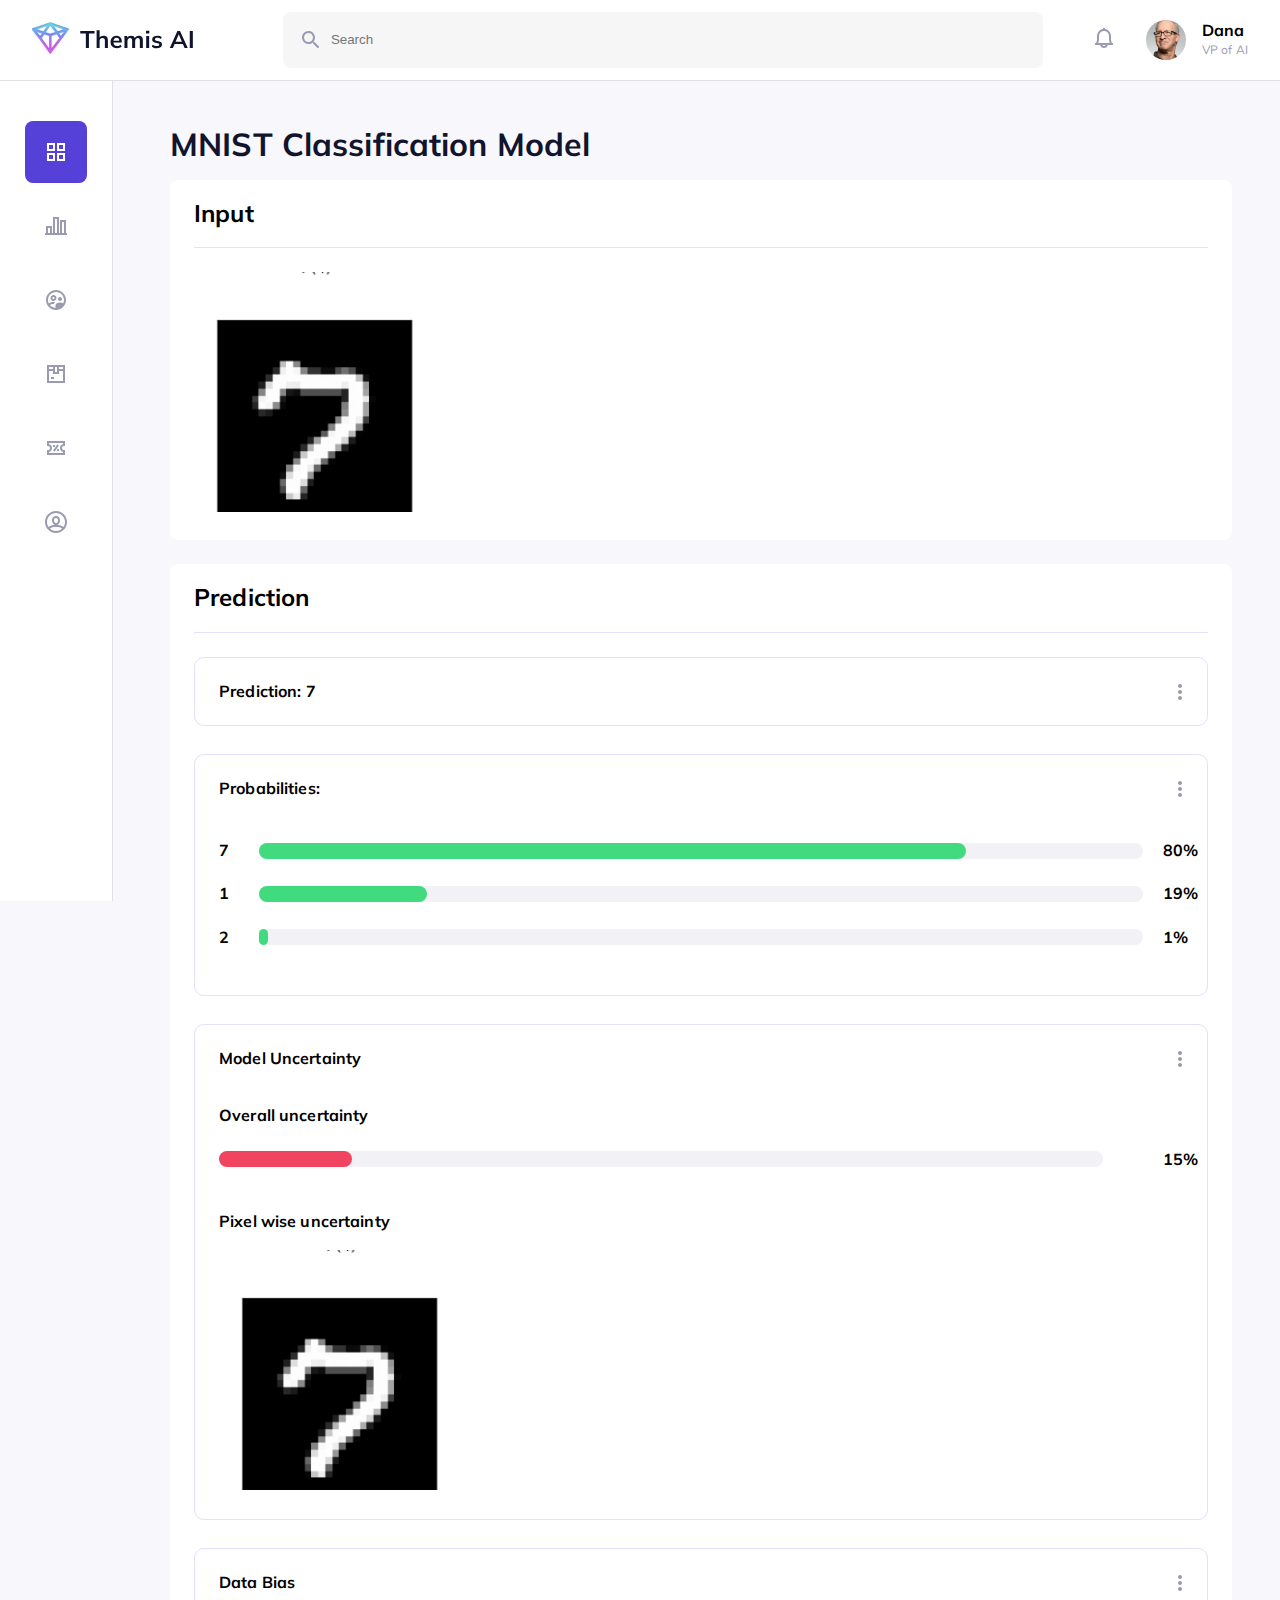
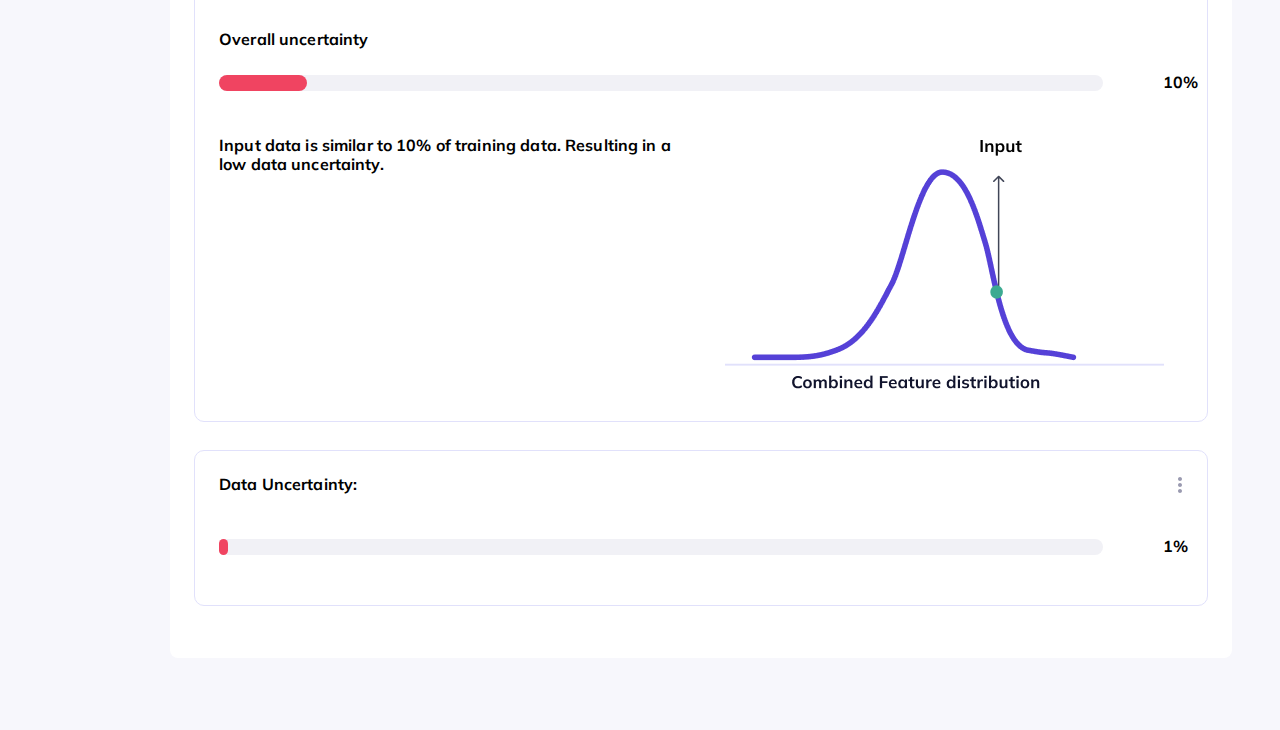
<file: classification4.html>
<!DOCTYPE html>
<html lang="en">
  <head>
    <meta charset="UTF-8" />
    <meta http-equiv="X-UA-Compatible" content="IE=edge" />
    <meta name="viewport" content="width=device-width, initial-scale=1.0" />
    <title>Themis AI - Classification</title>
    <link rel="stylesheet" href="style.css" />
  </head>
  <body>
    <div class="wrapper">
      <div class="navbar">
        <div class="logo">
          <a href="index.html"><img src="images/logo.svg" alt="" /></a>
        </div>
        <div class="search hidden-sm">
          <input type="text" placeholder="Search" />
        </div>
        <div class="user-menu">
          <a href="#" class="hidden-sm"><img src="images/bell.svg" alt="" /></a>
          <div class="user-block">
            <img src="images/user.jpeg" alt="" class="user-image" />
            <div>
              <div>Dana</div>
              <div class="position">VP of AI</div>
            </div>
          </div>
        </div>
      </div>
      <div class="content-wrapper">
        <div class="sidebar hidden-sm">
          <a href="#" class="active">
            <svg
              width="24"
              height="24"
              viewBox="0 0 24 24"
              xmlns="http://www.w3.org/2000/svg"
            >
              <path d="M3 11H11V3H3V11ZM5 5H9V9H5V5Z" />
              <path d="M3 21H11V13H3V21ZM5 15H9V19H5V15Z" />
              <path d="M13 21H21V13H13V21ZM15 15H19V19H15V15Z" />
              <path d="M13 3V11H21V3H13ZM19 9H15V5H19V9Z" />
            </svg>
          </a>
          <a href="#">
            <svg
              width="24"
              height="24"
              viewBox="0 0 24 24"
              xmlns="http://www.w3.org/2000/svg"
            >
              <path
                d="M22 19V6H16V19H15V3H9V19H8V12H2V19H1V21H23V19H22ZM4 19V14H6V19H4ZM11 19V5H13V19H11ZM18 19V8H20V19H18Z"
              />
            </svg>
          </a>
          <a href="#">
            <svg
              width="24"
              height="24"
              viewBox="0 0 24 24"
              xmlns="http://www.w3.org/2000/svg"
            >
              <path
                fill-rule="evenodd"
                clip-rule="evenodd"
                d="M9.49999 11C8.94771 11 8.49999 10.5523 8.49999 10C8.49999 9.44772 8.94771 9.00001 9.49999 9.00001C10.0523 9.00001 10.5 9.44772 10.5 10C10.5 10.5523 10.0523 11 9.49999 11ZM11.5 17.21V19.99C9.22999 19.86 7.20999 18.78 5.83999 17.13C6.51999 16.59 8.11999 16.02 9.49999 16.02C9.57999 16.02 9.64999 16.03 9.72999 16.03C9.96999 15.39 10.4 14.74 11.03 14.17C10.47 14.06 9.93999 14.01 9.49999 14.01C8.19999 14.01 6.10999 14.46 4.76999 15.44C4.27999 14.4 3.98999 13.24 3.98999 12.01C3.98999 7.60001 7.57999 4.01001 11.99 4.01001C16.4 4.01001 19.99 7.60001 19.99 12.01C19.99 13.22 19.72 14.36 19.24 15.38C18.24 14.78 16.88 14.51 16 14.51C14.48 14.51 11.5 15.33 11.5 17.21ZM16 9.00001C14.89 9.00001 13.99 9.89001 14 11C14 12.11 14.89 13 16 13C17.11 13 18 12.11 18 11C18 9.89001 17.11 9.00001 16 9.00001ZM9.49999 13C11.15 13 12.5 11.65 12.5 10C12.5 8.35001 11.15 7.00001 9.49999 7.00001C7.84999 7.00001 6.49999 8.35001 6.49999 10C6.49999 11.65 7.84999 13 9.49999 13Z"
                fill="none"
              />
              <path
                fill-rule="evenodd"
                clip-rule="evenodd"
                d="M12.5 10C12.5 8.35001 11.15 7.00001 9.49999 7.00001C7.84999 7.00001 6.49999 8.35001 6.49999 10C6.49999 11.65 7.84999 13 9.49999 13C11.15 13 12.5 11.65 12.5 10ZM9.49999 11C8.94999 11 8.49999 10.55 8.49999 10C8.49999 9.45001 8.94999 9.00001 9.49999 9.00001C10.05 9.00001 10.5 9.45001 10.5 10C10.5 10.55 10.05 11 9.49999 11ZM16 13C17.11 13 18 12.11 18 11C18 9.89001 17.11 9.00001 16 9.00001C14.89 9.00001 13.99 9.89001 14 11C14 12.11 14.89 13 16 13ZM11.99 2.01001C6.46999 2.01001 1.98999 6.49001 1.98999 12.01C1.98999 17.53 6.46999 22.01 11.99 22.01C17.51 22.01 21.99 17.53 21.99 12.01C21.99 6.49001 17.51 2.01001 11.99 2.01001ZM5.83999 17.12C6.51999 16.58 8.10999 16.01 9.49999 16.01C9.56999 16.01 9.64999 16.02 9.72999 16.02C9.96999 15.38 10.4 14.73 11.03 14.16C10.47 14.06 9.93999 14 9.49999 14C8.19999 14 6.10999 14.45 4.76999 15.43C4.26999 14.39 3.98999 13.23 3.98999 12C3.98999 7.59001 7.57999 4.00001 11.99 4.00001C16.4 4.00001 19.99 7.59001 19.99 12C19.99 13.2 19.72 14.34 19.24 15.37C18.24 14.78 16.88 14.5 16 14.5C14.48 14.5 11.5 15.31 11.5 17.2V19.98C9.22999 19.85 7.20999 18.77 5.83999 17.12Z"
              />
            </svg>
          </a>
          <a href="#">
            <svg
              width="24"
              height="24"
              viewBox="0 0 24 24"
              xmlns="http://www.w3.org/2000/svg"
            >
              <path
                d="M15 3H3V21H21V3H15ZM19 5V7H15V5H19ZM13 5V10H11V5H13ZM9 5V7H5V5H9ZM5 19V9H9V12H15V9H19V19H5Z"
              />
              <path d="M10 15H7V17H10V15Z" />
            </svg>
          </a>
          <a href="#">
            <svg
              width="24"
              height="24"
              viewBox="0 0 24 24"
              xmlns="http://www.w3.org/2000/svg"
            >
              <path
                d="M20 10H21V5H3V10H4C4.53043 10 5.03914 10.2107 5.41421 10.5858C5.78929 10.9609 6 11.4696 6 12C6 12.5304 5.78929 13.0391 5.41421 13.4142C5.03914 13.7893 4.53043 14 4 14H3V19H21V14H20C19.4696 14 18.9609 13.7893 18.5858 13.4142C18.2107 13.0391 18 12.5304 18 12C18 11.4696 18.2107 10.9609 18.5858 10.5858C18.9609 10.2107 19.4696 10 20 10ZM19 15.874V17H5V15.874C5.85953 15.653 6.62115 15.1524 7.16498 14.4511C7.7088 13.7498 8.00395 12.8875 8.00395 12C8.00395 11.1125 7.7088 10.2502 7.16498 9.5489C6.62115 8.84756 5.85953 8.347 5 8.126V7H19V8.126C18.1405 8.347 17.3788 8.84756 16.835 9.5489C16.2912 10.2502 15.9961 11.1125 15.9961 12C15.9961 12.8875 16.2912 13.7498 16.835 14.4511C17.3788 15.1524 18.1405 15.653 19 15.874Z"
              />
              <path
                d="M13.1677 8.44552L9.16772 14.4454L10.8318 15.5548L14.8318 9.55491L13.1677 8.44552Z"
              />
              <path d="M11 9H9V11H11V9Z" />
              <path d="M15 13H13V15H15V13Z" />
            </svg>
          </a>
          <a href="#">
            <svg
              width="24"
              height="24"
              viewBox="0 0 24 24"
              xmlns="http://www.w3.org/2000/svg"
            >
              <path
                fill-rule="evenodd"
                clip-rule="evenodd"
                d="M12 23C5.92487 23 1 18.0751 1 12C1 5.92487 5.92487 1 12 1C18.0751 1 23 5.92487 23 12C23 18.0751 18.0751 23 12 23ZM19.3995 17.1246C20.4086 15.6703 21 13.9042 21 12C21 7.02944 16.9706 3 12 3C7.02944 3 3 7.02944 3 12C3 13.9042 3.59138 15.6703 4.6005 17.1246C5.72595 15.6381 8.3706 15 12 15C15.6294 15 18.274 15.6381 19.3995 17.1246ZM17.9647 18.7398C17.672 17.6874 15.5694 17 12 17C8.43062 17 6.328 17.6874 6.03532 18.7398C7.6233 20.1462 9.71194 21 12 21C14.2881 21 16.3767 20.1462 17.9647 18.7398ZM12 15C9.76086 15 8 13.4274 8 10C8 7.75576 9.5791 6 12 6C14.4142 6 16 7.92158 16 10.2C16 13.4796 14.2181 15 12 15ZM10 10C10 12.2693 10.8182 13 12 13C13.1777 13 14 12.2984 14 10.2C14 8.95042 13.2157 8 12 8C10.7337 8 10 8.81582 10 10Z"
              />
            </svg>
          </a>
        </div>
        <div class="content">
          <div class="content-title">
            <h2>MNIST Classification Model</h2>
          </div>
          <div class="white-bg">
            <h3>Input</h3>
            <img src="images/predict.png" class="img-responsive" alt="" />
          </div>
          <div class="white-bg">
            <h3>Prediction</h3>
            <div class="border-block">
              <a href="#" class="more-icon">
                <img src="images/more.svg" alt="" />
              </a>
              <div>Prediction: 7</div>
            </div>
            <div class="border-block">
              <a href="#" class="more-icon">
                <img src="images/more.svg" alt="" />
              </a>
              <div>Probabilities:</div>
              <br />
              <div class="progress-wrapper">
                <div>7</div>
                <div class="progress-bar">
                  <div class="bar green" style="width: 80%"></div>
                </div>
                <div>80%</div>
              </div>
              <div class="progress-wrapper">
                <div>1</div>
                <div class="progress-bar">
                  <div class="bar green" style="width: 19%"></div>
                </div>
                <div>19%</div>
              </div>
              <div class="progress-wrapper">
                <div>2</div>
                <div class="progress-bar">
                  <div class="bar green" style="width: 1%"></div>
                </div>
                <div>1%</div>
              </div>
            </div>
            <div class="border-block">
              <a href="#" class="more-icon">
                <img src="images/more.svg" alt="" />
              </a>
              <div>Model Uncertainty</div>
              <br />
              <br />
              <div>Overall uncertainty</div>
              <div class="progress-wrapper">
                <div class="progress-bar">
                  <div class="bar red" style="width: 15%"></div>
                </div>
                <div>15%</div>
              </div>
              <br />
              <div>Pixel wise uncertainty</div>
              <br />
              <img src="images/predict.png" class="img-responsive" alt="" />
            </div>
            <div class="border-block">
              <a href="#" class="more-icon">
                <img src="images/more.svg" alt="" />
              </a>
              <div>Data Bias</div>
              <br />
              <br />
              <div>Overall uncertainty</div>
              <div class="progress-wrapper">
                <div class="progress-bar">
                  <div class="bar red" style="width: 10%"></div>
                </div>
                <div>10%</div>
              </div>
              <br />
              <div class="two-columns">
                <div>
                  Input data is similar to 10% of training data. Resulting in a
                  low data uncertainty.
                </div>
                <div>
                  <img src="images/bias.png" class="img-responsive" alt="" />
                </div>
              </div>
            </div>
            <div class="border-block">
              <a href="#" class="more-icon">
                <img src="images/more.svg" alt="" />
              </a>
              <div>Data Uncertainty:</div>
              <br />
              <div class="progress-wrapper">
                <div class="progress-bar">
                  <div class="bar red" style="width: 1%"></div>
                </div>
                <div>1%</div>
              </div>
            </div>
          </div>
        </div>
      </div>
    </div>
  </body>
</html>
</file>
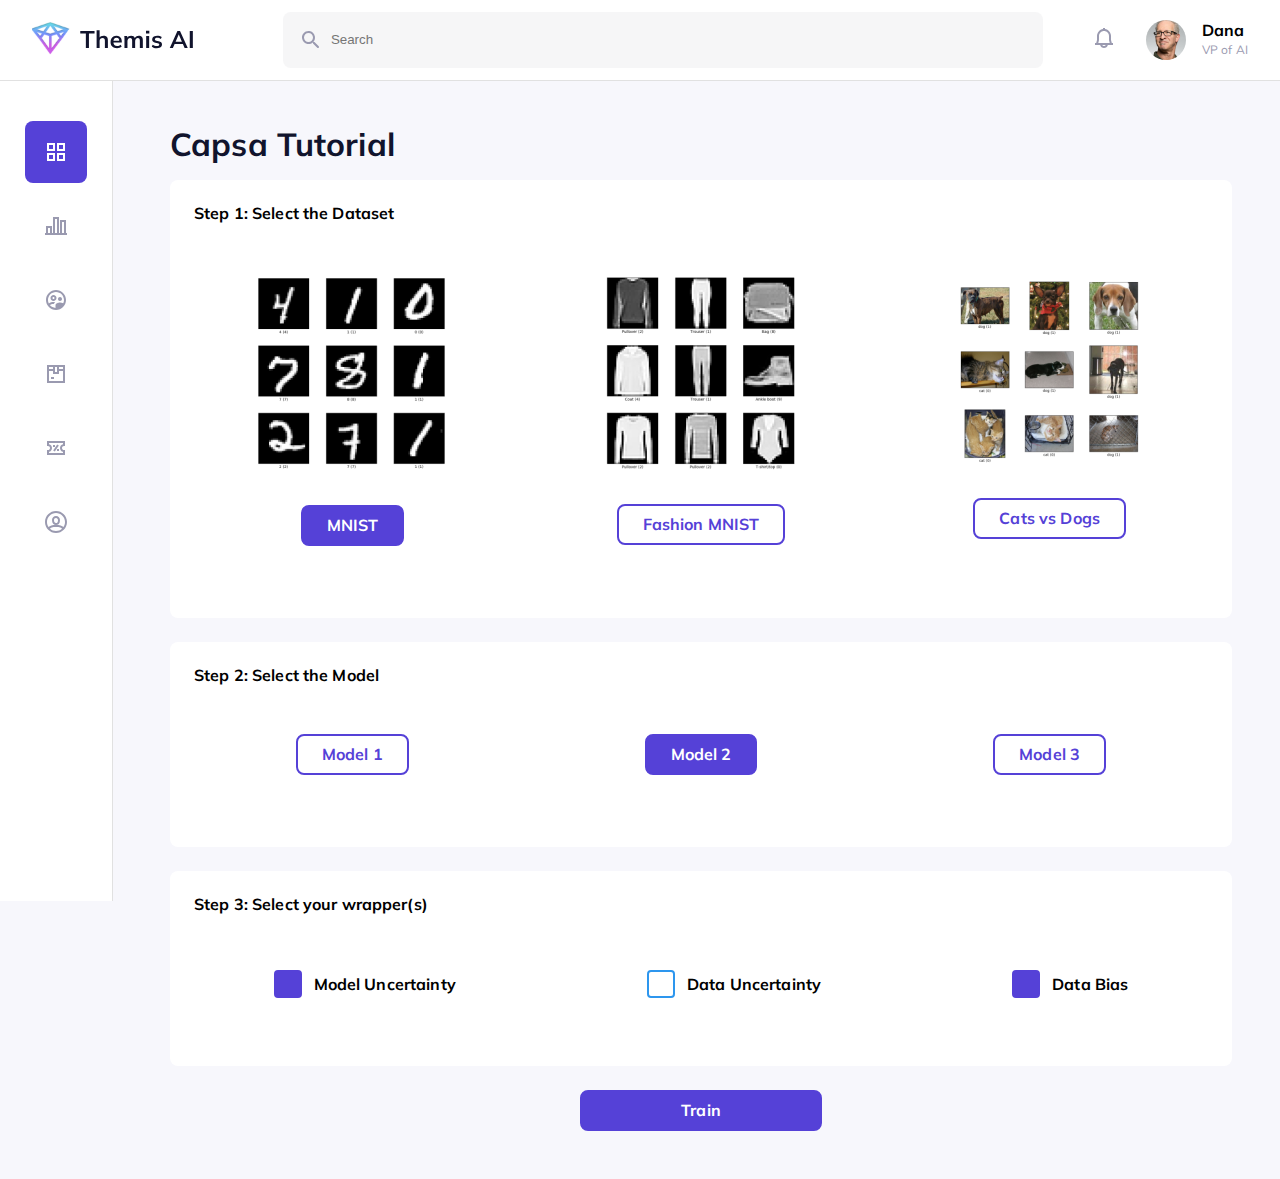
<file: tutorial.html>
<!DOCTYPE html>
<html lang="en">
  <head>
    <meta charset="UTF-8" />
    <meta http-equiv="X-UA-Compatible" content="IE=edge" />
    <meta name="viewport" content="width=device-width, initial-scale=1.0" />
    <title>Themis AI - Tutorial</title>
    <link rel="stylesheet" href="style.css" />
  </head>
  <body>
    <div class="wrapper">
      <div class="navbar">
        <div class="logo">
          <a href="index.html"><img src="images/logo.svg" alt="" /></a>
        </div>
        <div class="search hidden-sm">
          <input type="text" placeholder="Search" />
        </div>
        <div class="user-menu">
          <a href="#" class="hidden-sm"><img src="images/bell.svg" alt="" /></a>
          <div class="user-block">
            <img src="images/user.jpeg" alt="" class="user-image" />
            <div>
              <div>Dana</div>
              <div class="position">VP of AI</div>
            </div>
          </div>
        </div>
      </div>
      <div class="content-wrapper">
        <div class="sidebar hidden-sm">
          <a href="#" class="active">
            <svg
              width="24"
              height="24"
              viewBox="0 0 24 24"
              xmlns="http://www.w3.org/2000/svg"
            >
              <path d="M3 11H11V3H3V11ZM5 5H9V9H5V5Z" />
              <path d="M3 21H11V13H3V21ZM5 15H9V19H5V15Z" />
              <path d="M13 21H21V13H13V21ZM15 15H19V19H15V15Z" />
              <path d="M13 3V11H21V3H13ZM19 9H15V5H19V9Z" />
            </svg>
          </a>
          <a href="#">
            <svg
              width="24"
              height="24"
              viewBox="0 0 24 24"
              xmlns="http://www.w3.org/2000/svg"
            >
              <path
                d="M22 19V6H16V19H15V3H9V19H8V12H2V19H1V21H23V19H22ZM4 19V14H6V19H4ZM11 19V5H13V19H11ZM18 19V8H20V19H18Z"
              />
            </svg>
          </a>
          <a href="#">
            <svg
              width="24"
              height="24"
              viewBox="0 0 24 24"
              xmlns="http://www.w3.org/2000/svg"
            >
              <path
                fill-rule="evenodd"
                clip-rule="evenodd"
                d="M9.49999 11C8.94771 11 8.49999 10.5523 8.49999 10C8.49999 9.44772 8.94771 9.00001 9.49999 9.00001C10.0523 9.00001 10.5 9.44772 10.5 10C10.5 10.5523 10.0523 11 9.49999 11ZM11.5 17.21V19.99C9.22999 19.86 7.20999 18.78 5.83999 17.13C6.51999 16.59 8.11999 16.02 9.49999 16.02C9.57999 16.02 9.64999 16.03 9.72999 16.03C9.96999 15.39 10.4 14.74 11.03 14.17C10.47 14.06 9.93999 14.01 9.49999 14.01C8.19999 14.01 6.10999 14.46 4.76999 15.44C4.27999 14.4 3.98999 13.24 3.98999 12.01C3.98999 7.60001 7.57999 4.01001 11.99 4.01001C16.4 4.01001 19.99 7.60001 19.99 12.01C19.99 13.22 19.72 14.36 19.24 15.38C18.24 14.78 16.88 14.51 16 14.51C14.48 14.51 11.5 15.33 11.5 17.21ZM16 9.00001C14.89 9.00001 13.99 9.89001 14 11C14 12.11 14.89 13 16 13C17.11 13 18 12.11 18 11C18 9.89001 17.11 9.00001 16 9.00001ZM9.49999 13C11.15 13 12.5 11.65 12.5 10C12.5 8.35001 11.15 7.00001 9.49999 7.00001C7.84999 7.00001 6.49999 8.35001 6.49999 10C6.49999 11.65 7.84999 13 9.49999 13Z"
                fill="none"
              />
              <path
                fill-rule="evenodd"
                clip-rule="evenodd"
                d="M12.5 10C12.5 8.35001 11.15 7.00001 9.49999 7.00001C7.84999 7.00001 6.49999 8.35001 6.49999 10C6.49999 11.65 7.84999 13 9.49999 13C11.15 13 12.5 11.65 12.5 10ZM9.49999 11C8.94999 11 8.49999 10.55 8.49999 10C8.49999 9.45001 8.94999 9.00001 9.49999 9.00001C10.05 9.00001 10.5 9.45001 10.5 10C10.5 10.55 10.05 11 9.49999 11ZM16 13C17.11 13 18 12.11 18 11C18 9.89001 17.11 9.00001 16 9.00001C14.89 9.00001 13.99 9.89001 14 11C14 12.11 14.89 13 16 13ZM11.99 2.01001C6.46999 2.01001 1.98999 6.49001 1.98999 12.01C1.98999 17.53 6.46999 22.01 11.99 22.01C17.51 22.01 21.99 17.53 21.99 12.01C21.99 6.49001 17.51 2.01001 11.99 2.01001ZM5.83999 17.12C6.51999 16.58 8.10999 16.01 9.49999 16.01C9.56999 16.01 9.64999 16.02 9.72999 16.02C9.96999 15.38 10.4 14.73 11.03 14.16C10.47 14.06 9.93999 14 9.49999 14C8.19999 14 6.10999 14.45 4.76999 15.43C4.26999 14.39 3.98999 13.23 3.98999 12C3.98999 7.59001 7.57999 4.00001 11.99 4.00001C16.4 4.00001 19.99 7.59001 19.99 12C19.99 13.2 19.72 14.34 19.24 15.37C18.24 14.78 16.88 14.5 16 14.5C14.48 14.5 11.5 15.31 11.5 17.2V19.98C9.22999 19.85 7.20999 18.77 5.83999 17.12Z"
              />
            </svg>
          </a>
          <a href="#">
            <svg
              width="24"
              height="24"
              viewBox="0 0 24 24"
              xmlns="http://www.w3.org/2000/svg"
            >
              <path
                d="M15 3H3V21H21V3H15ZM19 5V7H15V5H19ZM13 5V10H11V5H13ZM9 5V7H5V5H9ZM5 19V9H9V12H15V9H19V19H5Z"
              />
              <path d="M10 15H7V17H10V15Z" />
            </svg>
          </a>
          <a href="#">
            <svg
              width="24"
              height="24"
              viewBox="0 0 24 24"
              xmlns="http://www.w3.org/2000/svg"
            >
              <path
                d="M20 10H21V5H3V10H4C4.53043 10 5.03914 10.2107 5.41421 10.5858C5.78929 10.9609 6 11.4696 6 12C6 12.5304 5.78929 13.0391 5.41421 13.4142C5.03914 13.7893 4.53043 14 4 14H3V19H21V14H20C19.4696 14 18.9609 13.7893 18.5858 13.4142C18.2107 13.0391 18 12.5304 18 12C18 11.4696 18.2107 10.9609 18.5858 10.5858C18.9609 10.2107 19.4696 10 20 10ZM19 15.874V17H5V15.874C5.85953 15.653 6.62115 15.1524 7.16498 14.4511C7.7088 13.7498 8.00395 12.8875 8.00395 12C8.00395 11.1125 7.7088 10.2502 7.16498 9.5489C6.62115 8.84756 5.85953 8.347 5 8.126V7H19V8.126C18.1405 8.347 17.3788 8.84756 16.835 9.5489C16.2912 10.2502 15.9961 11.1125 15.9961 12C15.9961 12.8875 16.2912 13.7498 16.835 14.4511C17.3788 15.1524 18.1405 15.653 19 15.874Z"
              />
              <path
                d="M13.1677 8.44552L9.16772 14.4454L10.8318 15.5548L14.8318 9.55491L13.1677 8.44552Z"
              />
              <path d="M11 9H9V11H11V9Z" />
              <path d="M15 13H13V15H15V13Z" />
            </svg>
          </a>
          <a href="#">
            <svg
              width="24"
              height="24"
              viewBox="0 0 24 24"
              xmlns="http://www.w3.org/2000/svg"
            >
              <path
                fill-rule="evenodd"
                clip-rule="evenodd"
                d="M12 23C5.92487 23 1 18.0751 1 12C1 5.92487 5.92487 1 12 1C18.0751 1 23 5.92487 23 12C23 18.0751 18.0751 23 12 23ZM19.3995 17.1246C20.4086 15.6703 21 13.9042 21 12C21 7.02944 16.9706 3 12 3C7.02944 3 3 7.02944 3 12C3 13.9042 3.59138 15.6703 4.6005 17.1246C5.72595 15.6381 8.3706 15 12 15C15.6294 15 18.274 15.6381 19.3995 17.1246ZM17.9647 18.7398C17.672 17.6874 15.5694 17 12 17C8.43062 17 6.328 17.6874 6.03532 18.7398C7.6233 20.1462 9.71194 21 12 21C14.2881 21 16.3767 20.1462 17.9647 18.7398ZM12 15C9.76086 15 8 13.4274 8 10C8 7.75576 9.5791 6 12 6C14.4142 6 16 7.92158 16 10.2C16 13.4796 14.2181 15 12 15ZM10 10C10 12.2693 10.8182 13 12 13C13.1777 13 14 12.2984 14 10.2C14 8.95042 13.2157 8 12 8C10.7337 8 10 8.81582 10 10Z"
              />
            </svg>
          </a>
        </div>
        <div class="content">
          <div class="content-title">
            <h2>Capsa Tutorial</h2>
          </div>
          <div class="white-bg">
            <p>Step 1: Select the Dataset</p>
            <div class="select-grid">
              <div>
                <img src="images/tutorial1.png" alt="" />
                <label for="tut1">
                  <input type="radio" name="tut" id="tut1" checked />
                  <span class="btn btn-secondary">MNIST</span>
                </label>
              </div>
              <div>
                <img src="images/tutorial2.png" alt="" />
                <label for="tut2">
                  <input type="radio" name="tut" id="tut2" />
                  <span class="btn btn-secondary">Fashion MNIST</span>
                </label>
              </div>
              <div>
                <img src="images/tutorial3.png" alt="" />
                <label for="tut3">
                  <input type="radio" name="tut" id="tut3" />
                  <span class="btn btn-secondary">Cats vs Dogs</span>
                </label>
              </div>
            </div>
          </div>
          <div class="white-bg">
            <p>Step 2: Select the Model</p>
            <div class="select-grid">
              <label for="model1">
                <input type="radio" name="model" id="model1" />
                <span class="btn btn-secondary">Model 1</span>
              </label>
              <label for="model2">
                <input type="radio" name="model" id="model2" checked />
                <span class="btn btn-secondary">Model 2</span>
              </label>
              <label for="model3">
                <input type="radio" name="model" id="model3" />
                <span class="btn btn-secondary">Model 3</span>
              </label>
            </div>
          </div>
          <div class="white-bg">
            <p>Step 3: Select your wrapper(s)</p>
            <div class="select-grid">
              <label for="wrap1">
                <input type="checkbox" name="wrap1" id="wrap1" checked />
                <span>Model Uncertainty</span>
              </label>
              <label for="wrap2">
                <input type="checkbox" name="wrap2" id="wrap2" />
                <span>Data Uncertainty</span>
              </label>
              <label for="wrap3">
                <input type="checkbox" name="wrap3" id="wrap3" checked />
                <span>Data Bias</span>
              </label>
            </div>
          </div>
          <div class="text-center">
            <a href="classification1.html" class="btn btn-primary btn-wide">
              Train
            </a>
          </div>
        </div>
      </div>
    </div>
  </body>
</html>
</file>
<file: style.css>
@import url('https://fonts.googleapis.com/css2?family=Mulish:wght@400;700&display=swap');

html,
body {
  margin: 0;
  padding: 0;
}

a,
input {
  outline-color: #5541d7;
  transition: all ease-in-out 200ms;
}

a {
  color: #5541d7;
  text-decoration: none;
}
a:hover {
  color: rgba(85, 65, 215, 0.5);
}

ul {
  padding: 0 0 0 15px;
}
ul li {
  margin: 4px 0;
}

body {
  font-family: 'Mulish', sans-serif;
  font-size: 16px;
  font-weight: 700;
  letter-spacing: 0.008em;
  line-height: 120%;
  background-color: #f7f7fc;
}

p {
  margin: 0 0 18px;
}

.btn {
  display: inline-block;
  text-align: center;
  padding: 9px 24px;
  text-decoration: none;
  border: 2px solid #5541d7;
  border-radius: 8px;
  cursor: pointer;
}
.btn-wide {
  min-width: 190px;
}
.btn-primary {
  background: #5541d7;
  color: #fff;
}
.btn-primary:hover {
  color: #fff;
  background: rgba(85, 65, 215, 0.5);
  border-color: rgba(85, 65, 215, 0.5);
}
.btn-secondary {
  background-color: #fff;
  border-color: #5541d7;
  color: #5541d7;
}
.btn-secondary:hover {
  background-color: #5541d7;
  color: #fff;
}

.white-bg {
  background-color: #fff;
  padding: 24px;
  margin: 0 0 24px;
  border-radius: 8px;
}

.text-center {
  text-align: center;
}

.img-responsive {
  max-width: 100%;
  height: auto;
}

.navbar {
  display: flex;
  justify-content: space-between;
  align-items: center;
  gap: 22px;
  width: 100%;
  height: 80px;
  background: #fff;
  border-bottom: 1px solid #e1e1e1;
  position: fixed;
  z-index: 3;
}
.navbar .logo {
  width: 250px;
  padding: 0 0 0 32px;
}
.navbar .search {
  width: calc(100% - 520px);
}
.navbar .search input {
  width: 100%;
  height: 56px;
  line-height: 56px;
  padding: 0 16px 0 48px;
  border-radius: 8px;
  border: none;
  background: #f6f6f7 url(images/search.svg) left 16px center no-repeat;
  font-weight: 400;
  color: #9a9ab0;
}
.navbar .user-menu {
  width: 270px;
  display: flex;
  gap: 30px;
  align-items: center;
  justify-content: flex-end;
  padding: 0 32px 0 0;
}
.navbar .user-block {
  display: flex;
  gap: 16px;
  align-items: center;
}
.navbar .user-image {
  max-width: 40px;
  height: auto;
  max-height: 40px;
  width: auto;
  border-radius: 100%;
}
.navbar .position {
  font-size: 12px;
  font-weight: 400;
  color: #9a9ab0;
}

.content-wrapper {
  padding-top: 80px;
  display: flex;
}

.sidebar {
  width: 112px;
  padding: 40px 0;
  min-height: calc(100vh - 160px);
  border-right: 1px solid #e1e1e1;
  display: flex;
  flex-direction: column;
  gap: 12px;
  align-items: center;
  background-color: #fff;
  position: fixed;
  top: 81px;
}
.sidebar a {
  display: block;
  padding: 19px;
  border-radius: 8px;
  width: 24px;
  height: 24px;
}
.sidebar a:hover {
  background: rgba(85, 65, 215, 0.5);
}
.sidebar a.active {
  background: #5541d7;
}
.sidebar a svg {
  fill: #9a9ab0;
}
.sidebar a:hover svg,
.sidebar a.active svg {
  fill: #fff;
}

.content {
  padding: 46px 48px 48px 170px;
  width: 100%;
}
.content-title {
  display: flex;
  justify-content: space-between;
  align-items: center;
  margin: 0 0 18px;
}
.content-title a {
  margin: 0 0 0 16px;
}
.content-title h2 {
  margin: 0;
  font-size: 32px;
  height: 36px;
  line-height: 36px;
  color: #11142d;
}

.select-grid {
  display: flex;
  justify-content: space-around;
  align-items: center;
  text-align: center;
  gap: 32px;
  margin: 48px 0;
}
.select-grid label {
  cursor: pointer;
}
.select-grid img {
  display: block;
  margin: 0 0 32px;
  max-width: 200px;
  height: auto;
}
.select-grid input {
  display: none;
}
.select-grid input[type='radio']:checked + span {
  background-color: #5541d7;
  color: #fff;
}
.select-grid input[type='checkbox'] + span:before {
  display: inline-block;
  content: '';
  width: 24px;
  height: 24px;
  border: 2px solid #2d96ee;
  border-radius: 4px;
  margin: 0 12px 0 0;
  position: relative;
  top: 8px;
}
.select-grid input[type='checkbox']:checked + span:before {
  background-color: #5541d7;
  border-color: #5541d7;
}

.two-columns {
  display: flex;
  justify-content: space-between;
  gap: 48px;
}
.two-columns > div {
  flex: auto;
  width: calc(50% - 24px);
}

.border-block {
  border: 1px solid #e1e1fb;
  border-radius: 10px;
  padding: 24px;
  margin: 0 0 28px;
  position: relative;
}
.border-block .more-icon {
  position: absolute;
  top: 14px;
  right: 7px;
}

.content .subheader {
  margin: 0 0 28px;
  padding: 0 0 20px;
  border-bottom: 1px solid #e1e1e1;
  display: flex;
  justify-content: space-between;
}

.content h3 {
  margin: 0 0 24px;
  padding: 0 0 24px;
  font-size: 24px;
  border-bottom: 1px solid #e1e1fb;
}

.predict-wrapper {
  display: flex;
  justify-content: flex-start;
  align-items: center;
  gap: 36px;
}
.file-upload-wrapper {
  border: 1px solid #9a9ab0;
  border-radius: 8px;
  padding: 24px;
  margin: 24px 0;
  width: 75%;
}
.file-upload {
  border: 1px dashed #9a9ab0;
  border-radius: 8px;
  padding: 24px;
  display: flex;
  flex-direction: column;
  gap: 24px;
  align-items: center;
  justify-content: center;
  text-align: center;
  font-weight: 400;
  min-height: 220px;
  cursor: pointer;
}
.file-upload img {
  width: 80px;
  height: 80px;
}
.file-upload a {
  font-weight: 700;
  text-decoration: underline;
}

.progress-wrapper {
  display: flex;
  justify-content: space-between;
  align-items: center;
  gap: 20px;
  margin: 24px 0;
}
.progress-wrapper > div {
  width: 20px;
}
.progress-wrapper .progress-bar {
  width: calc(100% - 80px);
  background: #f1f1f6;
  border-radius: 8px;
  height: 16px;
}
.progress-wrapper .progress-bar .bar {
  border-radius: 8px;
  height: 100%;
}
.progress-wrapper .progress-bar .bar.green {
  background: #41da7e;
}
.progress-wrapper .progress-bar .bar.red {
  background: #f04461;
}

@media (max-width: 768px) {
  .hidden-sm {
    display: none;
  }
  .btn {
    font-size: 15px;
  }
  .btn-wide {
    min-width: auto;
  }
  .content {
    padding: 25px 15px;
  }
  .predict-wrapper,
  .two-columns,
  .select-grid,
  .content-title {
    flex-direction: column;
  }
  .two-columns > div {
    width: auto;
  }
  .content-title h2 {
    margin: 0 0 24px;
    height: auto;
    font-size: 26px;
  }
}
</file>
